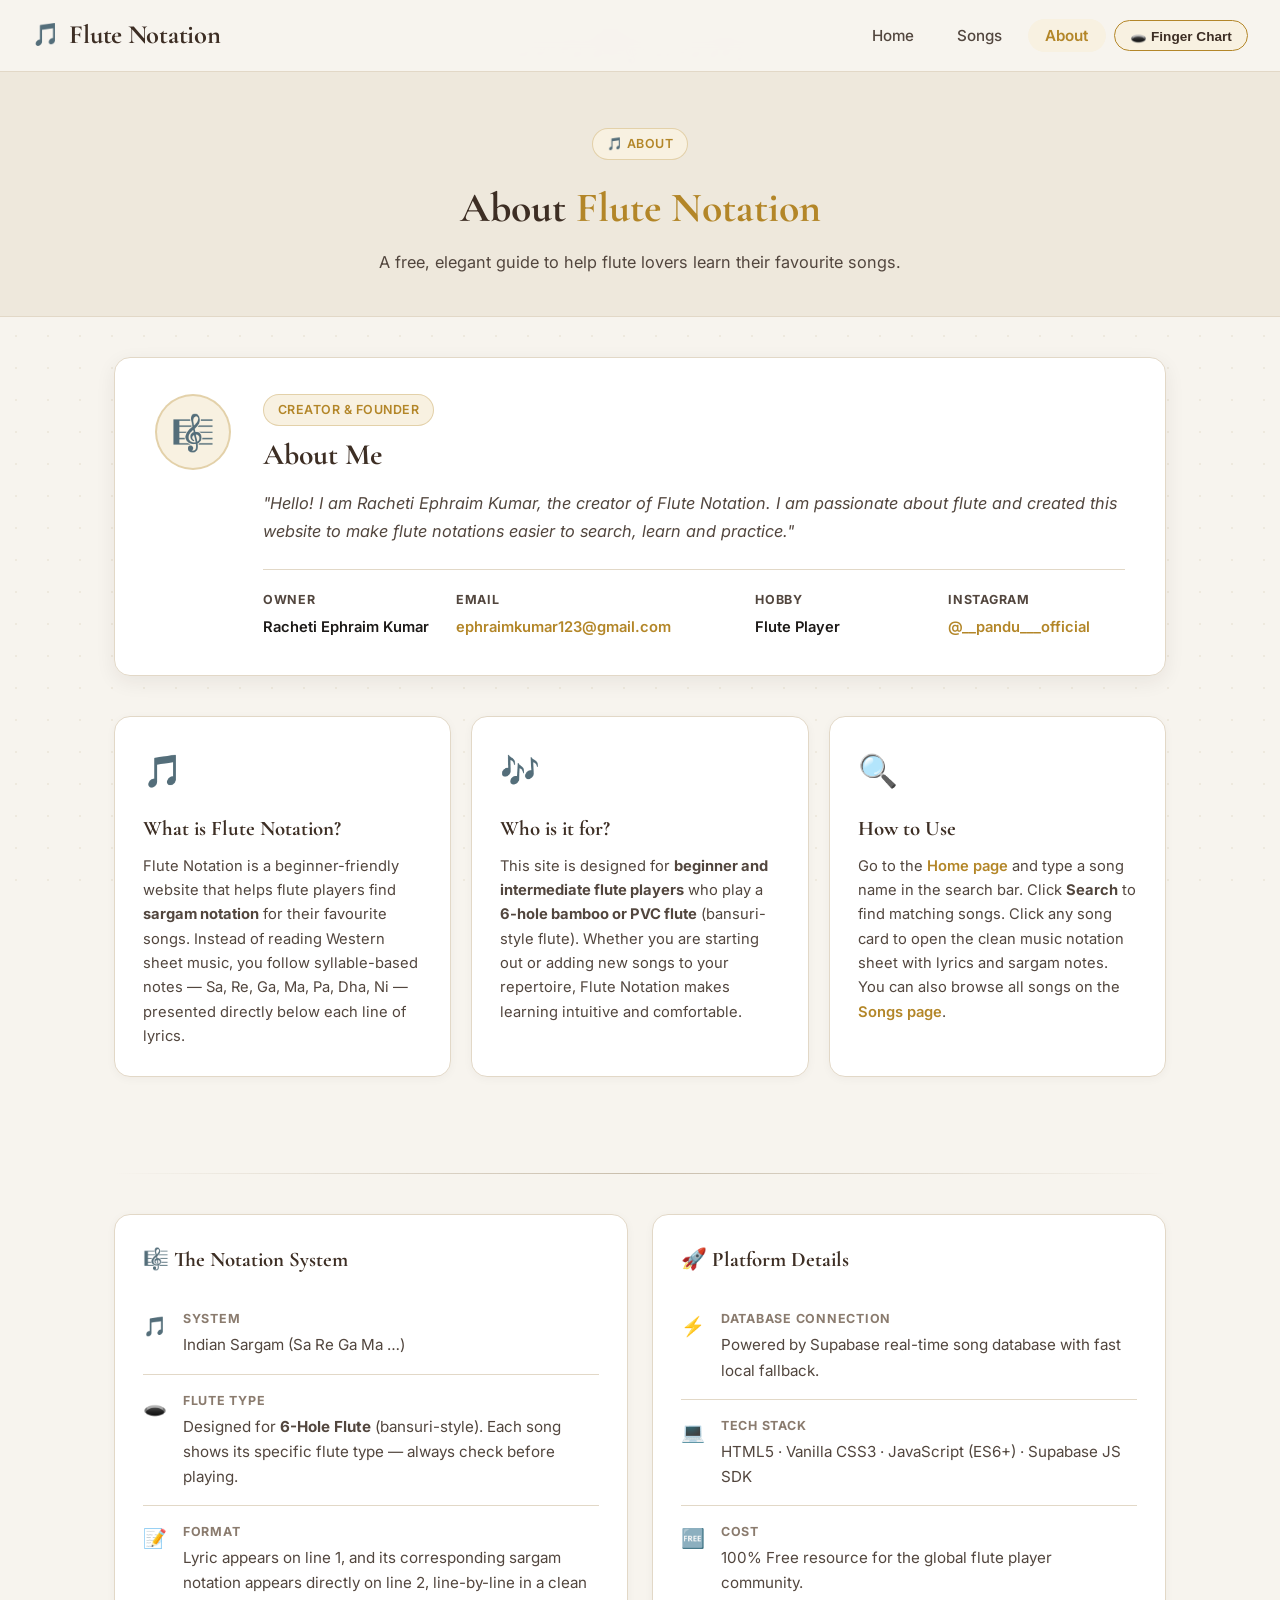
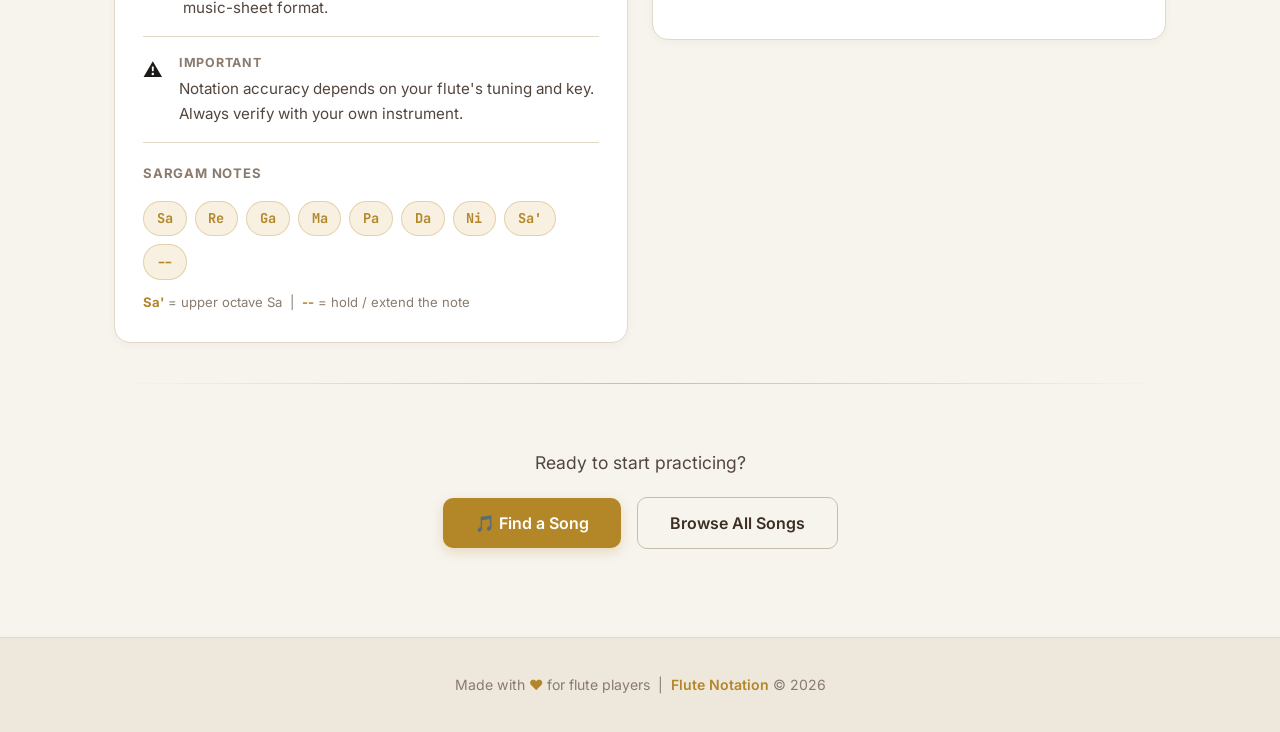
<file: about.html>
<!DOCTYPE html>
<html lang="en">
<head>
  <meta charset="UTF-8" />
  <meta name="viewport" content="width=device-width, initial-scale=1.0" />
  <title>About — Flute Notation</title>
  <meta name="description" content="Learn about Flute Notation — a free resource created by Racheti Ephraim Kumar to help flute players find sargam notation for their favourite songs." />

  <!-- Google Fonts -->
  <link rel="preconnect" href="https://fonts.googleapis.com" />
  <link rel="preconnect" href="https://fonts.gstatic.com" crossorigin />
  <link href="https://fonts.googleapis.com/css2?family=Cormorant+Garamond:ital,wght@0,500;0,600;0,700;1,600&family=Inter:wght@400;500;600;700&family=JetBrains+Mono:wght@500;600;700&display=swap" rel="stylesheet" />

  <link rel="icon" href="data:image/svg+xml,<svg xmlns='http://www.w3.org/2000/svg' viewBox='0 0 100 100'><text y='.9em' font-size='90'>🎵</text></svg>" />
  <link rel="stylesheet" href="style.css" />

  <style>
    .about-grid {
      display: grid;
      grid-template-columns: repeat(auto-fill, minmax(260px, 1fr));
      gap: 1.25rem;
    }
    .about-side {
      background: var(--clr-surface);
      border: 1px solid var(--clr-border);
      border-radius: var(--radius-lg);
      padding: 1.75rem;
      box-shadow: var(--shadow-subtle);
    }
    .about-side h3 {
      font-family: var(--font-heading);
      font-size: 1.3rem;
      font-weight: 700;
      color: var(--clr-primary);
      margin-bottom: 1rem;
    }
  </style>
</head>
<body>

  <!-- ===== NAVBAR ===== -->
  <nav class="navbar" role="navigation" aria-label="Main navigation">
    <a href="index.html" class="nav-brand">
      <span class="brand-icon">🎵</span>
      Flute Notation
    </a>

    <ul class="nav-links" role="list">
      <li><a href="index.html">Home</a></li>
      <li><a href="songs.html">Songs</a></li>
      <li><a href="about.html">About</a></li>
      <li><button id="nav-chart-btn" class="nav-chart-btn" aria-label="Open 6-Hole Flute Finger Chart">🕳️ Finger Chart</button></li>
    </ul>

    <button class="hamburger" id="hamburger-btn" aria-label="Toggle menu" aria-expanded="false" aria-controls="mobile-nav">
      <span></span><span></span><span></span>
    </button>
  </nav>

  <nav class="mobile-nav" id="mobile-nav" aria-label="Mobile navigation">
    <a href="index.html">Home</a>
    <a href="songs.html">Songs</a>
    <a href="about.html">About</a>
    <a href="#" id="mobile-chart-btn">🕳️ Finger Chart</a>
  </nav>

  <!-- ===== PAGE HERO ===== -->
  <header class="page-hero" role="banner">
    <div class="notes-deco" aria-hidden="true"></div>
    <p class="badge badge-bronze" style="display:inline-flex;margin-bottom:0.85rem;">🎵 About</p>
    <h1 class="page-hero-title">About <span>Flute Notation</span></h1>
    <p class="page-hero-sub">A free, elegant guide to help flute lovers learn their favourite songs.</p>
  </header>

  <!-- ===== MAIN ===== -->
  <main class="container" style="padding-top:2.5rem;padding-bottom:4rem;">

    <!-- ABOUT ME SECTION -->
    <section aria-label="About the Creator">
      <div class="about-me-card animate-fade-up">
        <div class="about-me-avatar">
          <span>🎼</span>
        </div>
        <div class="about-me-content">
          <span class="badge badge-bronze">Creator &amp; Founder</span>
          <h2 class="about-me-title">About Me</h2>
          <p class="about-me-intro">
            "Hello! I am Racheti Ephraim Kumar, the creator of Flute Notation. I am passionate about flute and created this website to make flute notations easier to search, learn and practice."
          </p>
          <div class="about-me-details">
            <div class="detail-item">
              <span class="detail-label">Owner</span>
              <span class="detail-value">Racheti Ephraim Kumar</span>
            </div>
            <div class="detail-item">
              <span class="detail-label">Email</span>
              <span class="detail-value">
                <a href="mailto:ephraimkumar123@gmail.com" class="email-link">ephraimkumar123@gmail.com</a>
              </span>
            </div>
            <div class="detail-item">
              <span class="detail-label">Hobby</span>
              <span class="detail-value">Flute Player</span>
            </div>
            <div class="detail-item">
              <span class="detail-label">Instagram</span>
              <span class="detail-value"><a href="https://www.instagram.com/__pandu___official?stkn=MWJqNjNsZms4dXU4dw==" target="_blank" rel="noopener noreferrer">@__pandu___official</a></span>
            </div>
          </div>
        </div>
      </div>
    </section>

    <!-- Feature cards -->
    <section class="section" style="padding-top:0;" aria-label="What we offer">
      <div class="about-grid">

        <article class="about-card animate-fade-up">
          <div class="about-card-icon">🎵</div>
          <h2 class="about-card-title">What is Flute Notation?</h2>
          <p class="about-card-text">
            Flute Notation is a beginner-friendly website that helps flute players
            find <strong>sargam notation</strong> for their favourite songs.
            Instead of reading Western sheet music, you follow
            syllable-based notes — Sa, Re, Ga, Ma, Pa, Dha, Ni — presented directly
            below each line of lyrics.
          </p>
        </article>

        <article class="about-card animate-fade-up-1">
          <div class="about-card-icon">🎶</div>
          <h2 class="about-card-title">Who is it for?</h2>
          <p class="about-card-text">
            This site is designed for <strong>beginner and intermediate flute players</strong>
            who play a <strong>6-hole bamboo or PVC flute</strong> (bansuri-style flute).
            Whether you are starting out or adding new songs to your repertoire,
            Flute Notation makes learning intuitive and comfortable.
          </p>
        </article>

        <article class="about-card animate-fade-up-2">
          <div class="about-card-icon">🔍</div>
          <h2 class="about-card-title">How to Use</h2>
          <p class="about-card-text">
            Go to the <a href="index.html" style="color:var(--clr-accent);font-weight:600;">Home page</a> and
            type a song name in the search bar. Click <strong>Search</strong> to find matching songs.
            Click any song card to open the clean music notation sheet with lyrics and sargam notes.
            You can also browse all songs on the
            <a href="songs.html" style="color:var(--clr-accent);font-weight:600;">Songs page</a>.
          </p>
        </article>

      </div>
    </section>

    <div class="divider"></div>

    <!-- Two-column info section -->
    <section style="display:grid;grid-template-columns:1fr 1fr;gap:1.5rem;align-items:start;" aria-label="Details">

      <!-- Notation system info -->
      <div class="about-side animate-fade-up">
        <h3>🎼 The Notation System</h3>

        <div class="info-row">
          <div class="info-row-icon">🎵</div>
          <div class="info-row-content">
            <div class="info-row-label">System</div>
            <div class="info-row-value">Indian Sargam (Sa Re Ga Ma …)</div>
          </div>
        </div>

        <div class="info-row">
          <div class="info-row-icon">🕳️</div>
          <div class="info-row-content">
            <div class="info-row-label">Flute Type</div>
            <div class="info-row-value">Designed for <strong>6-Hole Flute</strong> (bansuri-style).
            Each song shows its specific flute type — always check before playing.</div>
          </div>
        </div>

        <div class="info-row">
          <div class="info-row-icon">📝</div>
          <div class="info-row-content">
            <div class="info-row-label">Format</div>
            <div class="info-row-value">Lyric appears on line 1, and its corresponding sargam notation appears directly on line 2, line-by-line in a clean music-sheet format.</div>
          </div>
        </div>

        <div class="info-row">
          <div class="info-row-icon">⚠️</div>
          <div class="info-row-content">
            <div class="info-row-label">Important</div>
            <div class="info-row-value">Notation accuracy depends on your flute's tuning and key.
            Always verify with your own instrument.</div>
          </div>
        </div>

        <!-- Note legend -->
        <p style="font-size:0.82rem;color:var(--clr-text-dim);margin-top:1.25rem;margin-bottom:0.6rem;font-weight:700;text-transform:uppercase;letter-spacing:0.06em;">Sargam Notes</p>
        <div class="scale-legend">
          <span class="scale-note">Sa</span>
          <span class="scale-note">Re</span>
          <span class="scale-note">Ga</span>
          <span class="scale-note">Ma</span>
          <span class="scale-note">Pa</span>
          <span class="scale-note">Da</span>
          <span class="scale-note">Ni</span>
          <span class="scale-note">Sa'</span>
          <span class="scale-note">--</span>
        </div>
        <p style="font-size:0.82rem;color:var(--clr-text-dim);margin-top:0.75rem;">
          <strong style="color:var(--clr-accent)">Sa'</strong> = upper octave Sa &nbsp;|&nbsp;
          <strong style="color:var(--clr-accent)">--</strong> = hold / extend the note
        </p>
      </div>

      <!-- About / Tech stack info -->
      <div class="about-side animate-fade-up-1">
        <h3>🚀 Platform Details</h3>

        <div class="info-row">
          <div class="info-row-icon">⚡</div>
          <div class="info-row-content">
            <div class="info-row-label">Database Connection</div>
            <div class="info-row-value">Powered by Supabase real-time song database with fast local fallback.</div>
          </div>
        </div>

        <div class="info-row">
          <div class="info-row-icon">💻</div>
          <div class="info-row-content">
            <div class="info-row-label">Tech Stack</div>
            <div class="info-row-value">HTML5 · Vanilla CSS3 · JavaScript (ES6+) · Supabase JS SDK</div>
          </div>
        </div>

        <div class="info-row">
          <div class="info-row-icon">🆓</div>
          <div class="info-row-content">
            <div class="info-row-label">Cost</div>
            <div class="info-row-value">100% Free resource for the global flute player community.</div>
          </div>
        </div>
      </div>

    </section>

    <div class="divider"></div>

    <!-- CTA -->
    <div style="text-align:center;padding:1.5rem 0;" class="animate-fade-up">
      <p style="font-size:1.1rem;color:var(--clr-text-muted);margin-bottom:1.25rem;">
        Ready to start practicing?
      </p>
      <a href="index.html" class="btn btn-primary" style="font-size:1rem;padding:0.75rem 2rem;">
        🎵 Find a Song
      </a>
      &nbsp;&nbsp;
      <a href="songs.html" class="btn btn-outline" style="font-size:1rem;padding:0.75rem 2rem;">
        Browse All Songs
      </a>
    </div>

  </main>

  <!-- ===== QUICK FINGER CHART MODAL ===== -->
  <div id="chart-modal" class="modal-overlay" style="display:none;" aria-hidden="true">
    <div class="modal-card">
      <button id="chart-modal-close-btn" class="modal-close" aria-label="Close finger chart modal">&times;</button>
      <div id="modal-finger-chart-container">
        <!-- Populated dynamically by script.js -->
      </div>
    </div>
  </div>

  <!-- ===== FOOTER ===== -->
  <footer class="footer">
    <div class="container">
      <p>Made with <span>♥</span> for flute players &nbsp;|&nbsp; <span>Flute Notation</span> &copy; 2026</p>
    </div>
  </footer>

  <script src="script.js"></script>
</body>
</html>
</file>
<file: style.css>
/* ============================================================
   FLUTE NOTATION — style.css
   Classic, Clean, Elegant & Professional Musical Style
   ============================================================ */

/* ---------- Design Tokens (Classic Warm Palette) ---------- */
:root {
  /* Classic warm ivory, deep charcoal, dark brown, muted bronze/gold & soft beige */
  --clr-bg:             #f7f4ee;   /* Warm Ivory / Paper background */
  --clr-bg-alt:         #eee8dc;   /* Soft beige background for contrast */
  --clr-surface:        #ffffff;   /* Clean paper surface for cards/panels */
  --clr-surface-muted:  #f4efe4;   /* Soft cream surface */
  --clr-border:         #e2d8c7;   /* Subtle warm border */
  --clr-border-strong:  #c8bdab;   /* Defined border */

  --clr-text:           #1c1917;   /* Deep Charcoal for main text */
  --clr-text-muted:     #52463e;   /* Dark Brown Muted text */
  --clr-text-dim:       #8a7b6e;   /* Soft warm brown caption text */

  --clr-primary:        #3d2e24;   /* Dark Espresso Brown for titles */
  --clr-primary-hover:  #291e17;
  --clr-accent:         #b38628;   /* Muted Gold / Bronze accent */
  --clr-accent-hover:   #946c1e;   /* Darker Bronze hover state */
  --clr-accent-light:   #f8f1e1;   /* Very soft gold tint */

  --clr-teal:           #2b7a78;   /* Muted Classic Teal */
  --clr-purple:         #6b4c7d;   /* Muted Classic Plum */

  /* Typography */
  --font-main:          'Inter', -apple-system, BlinkMacSystemFont, "Segoe UI", Roboto, sans-serif;
  --font-heading:       'Cormorant Garamond', 'Georgia', serif;
  --font-mono:          'JetBrains Mono', 'IBM Plex Mono', 'Roboto Mono', 'Fira Code', 'Courier New', monospace;

  /* Spacing & Borders */
  --radius-sm:          6px;
  --radius:             10px;
  --radius-lg:          16px;
  --radius-pill:        999px;

  /* Shadows */
  --shadow-subtle:      0 2px 10px rgba(45, 35, 25, 0.04);
  --shadow-card:        0 6px 20px rgba(45, 35, 25, 0.07);
  --shadow-hover:       0 12px 28px rgba(45, 35, 25, 0.12);
}

/* ---------- Reset & Base ---------- */
*, *::before, *::after { box-sizing: border-box; margin: 0; padding: 0; }
html { scroll-behavior: smooth; }
body {
  font-family: var(--font-main);
  background-color: var(--clr-bg);
  color: var(--clr-text);
  line-height: 1.65;
  min-height: 100vh;
  overflow-x: hidden;
}

/* Subtle Music Sheet Watermark Pattern */
body::before {
  content: '';
  position: fixed;
  inset: 0;
  background-image: radial-gradient(#dcd2c0 1px, transparent 1px);
  background-size: 32px 32px;
  opacity: 0.35;
  pointer-events: none;
  z-index: -1;
}

a { text-decoration: none; color: inherit; }
img { display: block; max-width: 100%; }
ul { list-style: none; }

/* Scrollbar */
::-webkit-scrollbar { width: 8px; }
::-webkit-scrollbar-track { background: var(--clr-bg-alt); }
::-webkit-scrollbar-thumb { background: var(--clr-border-strong); border-radius: 4px; }
::-webkit-scrollbar-thumb:hover { background: var(--clr-accent); }

/* ============================================================
   NAVIGATION
   ============================================================ */
.navbar {
  position: sticky;
  top: 0;
  z-index: 100;
  display: flex;
  align-items: center;
  justify-content: space-between;
  padding: 0 2rem;
  height: 72px;
  background: rgba(247, 244, 238, 0.94);
  backdrop-filter: blur(12px);
  -webkit-backdrop-filter: blur(12px);
  border-bottom: 1px solid var(--clr-border);
  transition: box-shadow 0.3s ease;
}
.navbar.scrolled {
  box-shadow: var(--shadow-card);
}

.nav-brand {
  display: flex;
  align-items: center;
  gap: 0.6rem;
  font-family: var(--font-heading);
  font-size: 1.65rem;
  font-weight: 700;
  color: var(--clr-primary);
  letter-spacing: -0.01em;
}
.nav-brand .brand-icon {
  font-size: 1.4rem;
  color: var(--clr-accent);
}

.nav-links {
  display: flex;
  align-items: center;
  gap: 0.5rem;
}
.nav-links a {
  padding: 0.45rem 1.1rem;
  border-radius: var(--radius-pill);
  font-size: 0.95rem;
  font-weight: 500;
  color: var(--clr-text-muted);
  transition: color 0.2s, background 0.2s;
}
.nav-links a:hover {
  color: var(--clr-primary);
  background: var(--clr-surface-muted);
}
.nav-links a.active {
  color: var(--clr-accent);
  background: var(--clr-accent-light);
  font-weight: 600;
}

/* Hamburger (mobile) */
.hamburger {
  display: none;
  flex-direction: column;
  gap: 5px;
  cursor: pointer;
  padding: 6px;
  background: none;
  border: none;
}
.hamburger span {
  display: block;
  width: 24px; height: 2px;
  background: var(--clr-primary);
  border-radius: 2px;
  transition: transform 0.3s, opacity 0.3s;
}
.hamburger.open span:nth-child(1) { transform: translateY(7px) rotate(45deg); }
.hamburger.open span:nth-child(2) { opacity: 0; }
.hamburger.open span:nth-child(3) { transform: translateY(-7px) rotate(-45deg); }

/* Mobile nav drawer */
.mobile-nav {
  display: none;
  flex-direction: column;
  gap: 0.35rem;
  padding: 1rem 1.5rem 1.5rem;
  background: rgba(247, 244, 238, 0.98);
  border-bottom: 1px solid var(--clr-border);
  position: fixed;
  top: 72px; left: 0; right: 0;
  z-index: 99;
  box-shadow: var(--shadow-card);
}
.mobile-nav.open { display: flex; }
.mobile-nav a {
  padding: 0.75rem 1rem;
  border-radius: var(--radius);
  color: var(--clr-text-muted);
  font-size: 1rem;
  font-weight: 500;
  transition: color 0.2s, background 0.2s;
}
.mobile-nav a:hover, .mobile-nav a.active {
  color: var(--clr-accent);
  background: var(--clr-accent-light);
}

/* ============================================================
   UTILITY CLASSES & BADGES
   ============================================================ */
.container { max-width: 1100px; margin: 0 auto; padding: 0 1.5rem; }
.section   { padding: 3.5rem 0; }

.badge {
  display: inline-flex;
  align-items: center;
  gap: 0.35rem;
  padding: 0.3rem 0.85rem;
  border-radius: var(--radius-pill);
  font-size: 0.78rem;
  font-weight: 600;
  letter-spacing: 0.04em;
  text-transform: uppercase;
}
.badge-bronze { background: var(--clr-accent-light); color: var(--clr-accent); border: 1px solid rgba(179,134,40,0.3); }
.badge-purple { background: rgba(107,76,125,0.08); color: var(--clr-purple); border: 1px solid rgba(107,76,125,0.25); }
.badge-teal   { background: rgba(43,122,120,0.08);  color: var(--clr-teal);   border: 1px solid rgba(43,122,120,0.25); }
.badge-gold   { background: var(--clr-accent-light); color: var(--clr-accent); border: 1px solid rgba(179,134,40,0.3); }

.btn {
  display: inline-flex;
  align-items: center;
  justify-content: center;
  gap: 0.5rem;
  padding: 0.65rem 1.5rem;
  border-radius: var(--radius);
  font-family: var(--font-main);
  font-size: 0.92rem;
  font-weight: 600;
  cursor: pointer;
  border: none;
  transition: all 0.2s ease;
}

.btn-primary {
  background: var(--clr-accent);
  color: #ffffff;
  box-shadow: 0 4px 12px rgba(179,134,40,0.25);
}
.btn-primary:hover {
  background: var(--clr-accent-hover);
  transform: translateY(-1px);
  box-shadow: 0 6px 16px rgba(179,134,40,0.35);
}
.btn-primary:active {
  transform: translateY(0);
}

.btn-outline {
  background: transparent;
  color: var(--clr-primary);
  border: 1.5px solid var(--clr-border-strong);
}
.btn-outline:hover {
  border-color: var(--clr-accent);
  color: var(--clr-accent);
  background: var(--clr-accent-light);
}

.btn-ghost {
  background: var(--clr-surface-muted);
  color: var(--clr-text-muted);
  border: 1px solid var(--clr-border);
}
.btn-ghost:hover {
  color: var(--clr-text);
  border-color: var(--clr-border-strong);
}

/* Section Headings */
.section-title {
  font-family: var(--font-heading);
  font-size: 2.1rem;
  font-weight: 700;
  color: var(--clr-primary);
  margin-bottom: 0.35rem;
}
.section-title span { color: var(--clr-accent); }
.section-subtitle { color: var(--clr-text-muted); font-size: 1rem; margin-bottom: 2.2rem; }

/* Divider */
.divider {
  height: 1px;
  background: linear-gradient(90deg, transparent, var(--clr-border-strong), transparent);
  margin: 2.5rem 0;
}

/* ============================================================
   SONG CARDS
   ============================================================ */
.cards-grid {
  display: grid;
  grid-template-columns: repeat(auto-fill, minmax(290px, 1fr));
  gap: 1.25rem;
}

.song-card {
  background: var(--clr-surface);
  border: 1px solid var(--clr-border);
  border-radius: var(--radius-lg);
  padding: 1.5rem;
  cursor: pointer;
  transition: transform 0.25s ease, box-shadow 0.25s ease, border-color 0.25s ease;
  position: relative;
  overflow: hidden;
  box-shadow: var(--shadow-subtle);
  display: flex;
  flex-direction: column;
  justify-content: space-between;
}
.song-card:hover {
  transform: translateY(-3px);
  box-shadow: var(--shadow-hover);
  border-color: var(--clr-accent);
}

.song-card-header {
  display: flex;
  justify-content: space-between;
  align-items: flex-start;
  margin-bottom: 0.75rem;
}
.song-card-icon {
  font-size: 1.4rem;
  color: var(--clr-accent);
  background: var(--clr-accent-light);
  width: 42px;
  height: 42px;
  border-radius: 50%;
  display: flex;
  align-items: center;
  justify-content: center;
  flex-shrink: 0;
  border: 1px solid rgba(179,134,40,0.2);
}
.song-card-title {
  font-family: var(--font-heading);
  font-size: 1.35rem;
  font-weight: 700;
  color: var(--clr-primary);
  margin-bottom: 0.15rem;
}
.song-card-artist {
  font-size: 0.88rem;
  color: var(--clr-text-muted);
}
.song-card-meta {
  display: flex;
  gap: 0.5rem;
  flex-wrap: wrap;
  margin: 0.85rem 0 1.1rem;
}
.song-card-footer {
  display: flex;
  justify-content: flex-end;
}

/* ============================================================
   SEARCH BAR
   ============================================================ */
.search-wrapper {
  display: flex;
  align-items: center;
  gap: 0;
  background: var(--clr-surface);
  border: 1.5px solid var(--clr-border-strong);
  border-radius: var(--radius-pill);
  padding: 0.4rem 0.4rem 0.4rem 1.25rem;
  transition: border-color 0.25s, box-shadow 0.25s;
  max-width: 560px;
  width: 100%;
  box-shadow: var(--shadow-subtle);
}
.search-wrapper:focus-within {
  border-color: var(--clr-accent);
  box-shadow: 0 0 0 3px rgba(179,134,40,0.15);
}
.search-wrapper .search-icon { color: var(--clr-text-dim); font-size: 1rem; margin-right: 0.5rem; flex-shrink: 0; }
.search-input {
  flex: 1;
  background: transparent;
  border: none;
  outline: none;
  color: var(--clr-text);
  font-family: var(--font-main);
  font-size: 0.98rem;
}
.search-input::placeholder { color: var(--clr-text-dim); }
.search-btn {
  padding: 0.6rem 1.4rem;
  border-radius: var(--radius-pill);
  background: var(--clr-accent);
  color: #ffffff;
  border: none;
  font-family: var(--font-main);
  font-size: 0.9rem;
  font-weight: 600;
  cursor: pointer;
  transition: background 0.2s, transform 0.2s;
  white-space: nowrap;
}
.search-btn:hover { background: var(--clr-accent-hover); transform: scale(1.02); }

/* ============================================================
   SONG DETAIL PANEL & MUSIC NOTATION SHEET
   ============================================================ */
.detail-panel {
  background: var(--clr-surface);
  border: 1px solid var(--clr-border);
  border-radius: var(--radius-lg);
  overflow: hidden;
  box-shadow: var(--shadow-card);
  animation: fadeUp 0.35s ease both;
}

.detail-header {
  padding: 2rem 2.5rem;
  background: var(--clr-surface-muted);
  border-bottom: 1px solid var(--clr-border);
}
.detail-eyebrow {
  font-size: 0.78rem;
  font-weight: 700;
  color: var(--clr-accent);
  text-transform: uppercase;
  letter-spacing: 0.08em;
  margin-bottom: 0.35rem;
}
.detail-title {
  font-family: var(--font-heading);
  font-size: 2.2rem;
  font-weight: 700;
  color: var(--clr-primary);
  margin-bottom: 0.2rem;
}
.detail-subtitle {
  color: var(--clr-text-muted);
  font-size: 1.05rem;
  margin-bottom: 1rem;
}
.detail-meta-tags {
  display: flex;
  gap: 0.5rem;
  flex-wrap: wrap;
}

.detail-body {
  padding: 2.5rem;
}

/* 6-hole flute indicator banner */
.flute-indicator {
  display: flex;
  align-items: center;
  gap: 0.85rem;
  padding: 0.9rem 1.25rem;
  background: var(--clr-accent-light);
  border: 1px solid rgba(179,134,40,0.25);
  border-radius: var(--radius);
  margin-bottom: 1.75rem;
  font-size: 0.9rem;
  color: var(--clr-text-muted);
}
.flute-holes-icon {
  font-size: 1.1rem;
  color: var(--clr-accent);
  letter-spacing: 0.1em;
}
.flute-indicator strong {
  color: var(--clr-primary);
}

/* Music-Book / Notation Sheet Display */
.notation-sheet {
  background: #fffcf7;
  border: 1px solid var(--clr-border);
  border-radius: var(--radius-lg);
  padding: 2.25rem 2.5rem;
  box-shadow: var(--shadow-subtle);
  position: relative;
}

.notation-sheet-header {
  margin-bottom: 1.75rem;
  padding-bottom: 0.85rem;
  border-bottom: 1px solid var(--clr-border);
}
.notation-sheet-header h3 {
  font-family: var(--font-heading);
  font-size: 1.2rem;
  font-weight: 600;
  color: var(--clr-text-muted);
  text-transform: uppercase;
  letter-spacing: 0.05em;
}

/* Pure Vertical Presentation for Lyric + Notation Pairs */
.notation-pair-list {
  display: flex;
  flex-direction: column;
  gap: 1.6rem; /* Comfortable spacing between pairs */
}

.notation-pair {
  display: flex;
  flex-direction: column;
  align-items: flex-start;
}

/* Lyric Line: first line, elegant serif typography */
.notation-lyric {
  font-family: var(--font-heading);
  font-size: 1.18rem;
  font-weight: 600;
  color: var(--clr-text-muted);
  line-height: 1.35;
  margin-bottom: 0.2rem;
}

/* Notation Line: second line, monospaced, prominent notes */
.notation-notes {
  font-family: var(--font-mono);
  font-size: 1.2rem;
  font-weight: 500;
  color: var(--clr-primary);
  line-height: 1.9;
  letter-spacing: 0.04em;
  word-spacing: 0.25rem;
  overflow-wrap: anywhere;
  word-break: break-word;
}
  font-family: var(--font-mono);
  font-size: 1.2rem;
  font-weight: 700;
  color: var(--clr-accent);
  line-height: 1.45;
  letter-spacing: 0.05em;
  word-break: break-word;
}

/* Sargam Key Legend below sheet */
.notation-key-legend {
  margin-top: 1.75rem;
  padding: 1rem 1.25rem;
  background: var(--clr-surface-muted);
  border: 1px solid var(--clr-border);
  border-radius: var(--radius);
  font-size: 0.85rem;
  color: var(--clr-text-muted);
  line-height: 1.8;
}
.notation-key-legend strong {
  color: var(--clr-primary);
  margin-right: 0.5rem;
}

/* Interactive Finger Guide Chart & Flute Visualizer */
.nav-chart-btn {
  background: var(--clr-accent-light);
  border: 1px solid var(--clr-accent);
  color: var(--clr-primary);
  padding: 0.4rem 0.95rem;
  border-radius: var(--radius-pill);
  font-size: 0.85rem;
  font-weight: 600;
  cursor: pointer;
  display: inline-flex;
  align-items: center;
  gap: 0.35rem;
  transition: all 0.2s ease;
}
.nav-chart-btn:hover {
  background: var(--clr-accent);
  color: #fff;
  transform: translateY(-1px);
}

.finger-guide-box {
  background: var(--clr-surface);
  border: 1px solid var(--clr-border);
  border-radius: var(--radius-lg);
  padding: 1.5rem;
  margin-bottom: 2rem;
  box-shadow: var(--shadow-card);
  animation: fadeUp 0.3s ease;
}
.finger-guide-header {
  display: flex;
  align-items: center;
  justify-content: space-between;
  flex-wrap: wrap;
  gap: 1rem;
  margin-bottom: 1.25rem;
  padding-bottom: 0.85rem;
  border-bottom: 1px solid var(--clr-border);
}
.finger-guide-title {
  font-family: var(--font-heading);
  font-size: 1.35rem;
  font-weight: 700;
  color: var(--clr-primary);
  display: flex;
  align-items: center;
  gap: 0.5rem;
}
.finger-mode-toggle {
  display: inline-flex;
  background: var(--clr-surface-muted);
  border: 1px solid var(--clr-border);
  border-radius: var(--radius-pill);
  padding: 3px;
  gap: 3px;
}
.mode-btn {
  border: none;
  background: transparent;
  color: var(--clr-text-muted);
  font-family: var(--font-main);
  font-size: 0.78rem;
  font-weight: 600;
  padding: 0.35rem 0.85rem;
  border-radius: var(--radius-pill);
  cursor: pointer;
  transition: all 0.2s ease;
}
.mode-btn.active {
  background: var(--clr-primary);
  color: #ffffff;
  box-shadow: 0 2px 6px rgba(0,0,0,0.12);
}
.mode-btn:hover:not(.active) {
  color: var(--clr-primary);
  background: rgba(0,0,0,0.04);
}

/* Bamboo Flute Graphic Visualizer */
.flute-stage {
  background: radial-gradient(ellipse at center, #fbf8f2 0%, #eee6d8 100%);
  border: 1px solid var(--clr-border-strong);
  border-radius: var(--radius);
  padding: 1.5rem 1rem;
  margin-bottom: 1.5rem;
  display: flex;
  flex-direction: column;
  align-items: center;
  gap: 1rem;
  overflow-x: auto;
}
.flute-note-display {
  display: flex;
  align-items: center;
  gap: 1rem;
  flex-wrap: wrap;
  justify-content: center;
}
.active-note-badge {
  background: var(--clr-primary);
  color: #fff;
  font-family: var(--font-heading);
  font-size: 1.4rem;
  font-weight: 700;
  padding: 0.25rem 1rem;
  border-radius: var(--radius-pill);
  box-shadow: 0 3px 8px rgba(61,46,36,0.25);
  display: inline-flex;
  align-items: center;
  gap: 0.4rem;
}
.active-note-desc {
  font-size: 0.92rem;
  color: var(--clr-primary);
  font-weight: 600;
  background: var(--clr-surface);
  padding: 0.4rem 0.9rem;
  border-radius: var(--radius-pill);
  border: 1px solid var(--clr-border);
}
.flute-play-tone-btn {
  background: var(--clr-accent-light);
  border: 1px solid var(--clr-accent);
  color: var(--clr-accent-hover);
  padding: 0.35rem 0.85rem;
  border-radius: var(--radius-pill);
  font-size: 0.82rem;
  font-weight: 600;
  cursor: pointer;
  display: inline-flex;
  align-items: center;
  gap: 0.35rem;
  transition: all 0.2s ease;
}
.flute-play-tone-btn:hover {
  background: var(--clr-accent);
  color: #fff;
}

/* Horizontal Bamboo Flute Body */
.flute-body-wrap {
  position: relative;
  width: 100%;
  max-width: 680px;
  min-width: 520px;
  padding: 0.5rem 0;
}
.flute-body {
  position: relative;
  height: 52px;
  background: linear-gradient(180deg, #d8a860 0%, #c49247 28%, #b07d32 70%, #8b5a19 100%);
  border-radius: 26px;
  box-shadow: inset 0 3px 5px rgba(255,255,255,0.4), inset 0 -4px 6px rgba(0,0,0,0.35), 0 8px 18px rgba(45,35,25,0.18);
  display: flex;
  align-items: center;
  padding: 0 1.5rem;
}
/* Flute end cork and threads */
.flute-body::before {
  content: '';
  position: absolute;
  left: 0;
  top: 0;
  bottom: 0;
  width: 24px;
  background: repeating-linear-gradient(90deg, #b91c1c, #b91c1c 3px, #eab308 3px, #eab308 5px);
  border-radius: 26px 0 0 26px;
  box-shadow: inset -2px 0 3px rgba(0,0,0,0.3);
}
.flute-body::after {
  content: '';
  position: absolute;
  right: 0;
  top: 0;
  bottom: 0;
  width: 16px;
  background: repeating-linear-gradient(90deg, #b91c1c, #b91c1c 3px, #eab308 3px, #eab308 5px);
  border-radius: 0 26px 26px 0;
}
/* Blow hole (Embouchure) */
.flute-embouchure {
  position: absolute;
  left: 48px;
  width: 26px;
  height: 22px;
  background: radial-gradient(circle at 40% 40%, #15100d 0%, #2b1f18 70%, #000 100%);
  border-radius: 50%;
  border: 2px solid #5a3d1e;
  box-shadow: inset 0 2px 5px rgba(0,0,0,0.9), 0 1px 1px rgba(255,255,255,0.3);
}
.flute-embouchure-label {
  position: absolute;
  left: 36px;
  top: -24px;
  font-size: 0.68rem;
  font-weight: 700;
  color: var(--clr-text-dim);
  text-transform: uppercase;
  letter-spacing: 0.05em;
}
/* Thread divider between blowhole and hand */
.flute-thread-mid {
  position: absolute;
  left: 110px;
  top: 0;
  bottom: 0;
  width: 8px;
  background: repeating-linear-gradient(90deg, #b91c1c, #b91c1c 2px, #eab308 2px, #eab308 4px);
}
/* Hand groups container */
.flute-holes-cluster {
  position: absolute;
  left: 135px;
  right: 35px;
  display: flex;
  justify-content: space-between;
  align-items: center;
}
.flute-hand-group {
  display: flex;
  gap: 1.6rem;
  position: relative;
}
.flute-hand-divider {
  width: 6px;
  height: 52px;
  background: repeating-linear-gradient(90deg, #b91c1c, #b91c1c 2px, #eab308 2px, #eab308 3px);
  margin: 0 0.5rem;
  border-radius: 2px;
}
.flute-hole-unit {
  display: flex;
  flex-direction: column;
  align-items: center;
  position: relative;
}
.flute-hole-circle {
  width: 28px;
  height: 28px;
  border-radius: 50%;
  transition: all 0.25s cubic-bezier(0.34, 1.56, 0.64, 1);
  position: relative;
  cursor: pointer;
}
/* Closed hole: Dark filled finger cover */
.flute-hole-circle.closed {
  background: radial-gradient(circle at 35% 35%, #2c1b12 0%, #150d09 75%, #080403 100%);
  border: 3px solid #f6cf8a;
  box-shadow: 0 0 10px rgba(246, 207, 138, 0.6), inset 0 2px 4px rgba(0,0,0,0.8);
  transform: scale(1.08);
}
.flute-hole-circle.closed::after {
  content: '●';
  position: absolute;
  inset: 0;
  display: flex;
  align-items: center;
  justify-content: center;
  color: #f3a838;
  font-size: 14px;
}
/* Open hole: Hollow pipe cavity showing through */
.flute-hole-circle.open {
  background: radial-gradient(circle at 45% 45%, #664115 0%, #452b0c 80%, #2b1a06 100%);
  border: 2px dashed rgba(255,255,255,0.6);
  box-shadow: inset 0 3px 6px rgba(0,0,0,0.7);
  transform: scale(0.92);
}
.flute-hole-circle.open::after {
  content: '○';
  position: absolute;
  inset: 0;
  display: flex;
  align-items: center;
  justify-content: center;
  color: rgba(255,255,255,0.8);
  font-size: 14px;
}

/* Hole numbering & finger name below flute */
.flute-labels-row {
  display: flex;
  width: 100%;
  max-width: 680px;
  min-width: 520px;
  position: relative;
  margin-top: 0.35rem;
}
.flute-labels-cluster {
  position: absolute;
  left: 135px;
  right: 35px;
  display: flex;
  justify-content: space-between;
}
.flute-hand-label-group {
  display: flex;
  gap: 1.6rem;
}
.flute-hole-meta {
  width: 28px;
  text-align: center;
  font-size: 0.68rem;
  color: var(--clr-text-muted);
  font-weight: 700;
}
.flute-hole-num {
  color: var(--clr-primary);
  font-weight: 800;
  font-size: 0.78rem;
}

/* Hand brackets indication */
.hand-bracket-row {
  display: flex;
  width: 100%;
  max-width: 680px;
  min-width: 520px;
  position: relative;
  margin-top: 0.25rem;
  height: 22px;
}
.hand-bracket-cluster {
  position: absolute;
  left: 135px;
  right: 35px;
  display: flex;
  justify-content: space-between;
}
.hand-bracket {
  font-size: 0.72rem;
  font-weight: 700;
  color: var(--clr-accent-hover);
  text-align: center;
  border-bottom: 2px solid var(--clr-accent);
  padding-bottom: 2px;
}
.hand-bracket-lh { width: 140px; }
.hand-bracket-rh { width: 140px; }

/* Interactive Note Cards Grid */
.finger-grid {
  display: grid;
  grid-template-columns: repeat(auto-fill, minmax(140px, 1fr));
  gap: 0.85rem;
}
.finger-item {
  background: var(--clr-surface);
  border: 1.5px solid var(--clr-border);
  border-radius: var(--radius);
  padding: 0.85rem 0.75rem;
  display: flex;
  flex-direction: column;
  align-items: center;
  text-align: center;
  cursor: pointer;
  transition: all 0.2s cubic-bezier(0.16, 1, 0.3, 1);
  user-select: none;
  position: relative;
}
.finger-item:hover {
  border-color: var(--clr-accent);
  transform: translateY(-2px);
  box-shadow: 0 4px 12px rgba(179, 134, 40, 0.15);
}
.finger-item.active {
  border-color: var(--clr-accent);
  background: var(--clr-accent-light);
  box-shadow: 0 0 0 3px rgba(179, 134, 40, 0.2), 0 6px 14px rgba(45,35,25,0.08);
  transform: translateY(-2px);
}
.finger-item-head {
  display: flex;
  align-items: center;
  gap: 0.4rem;
  margin-bottom: 0.25rem;
}
.finger-item strong {
  color: var(--clr-primary);
  font-size: 1.15rem;
  font-family: var(--font-heading);
  font-weight: 700;
}
.finger-item .play-icon {
  font-size: 0.78rem;
  opacity: 0.6;
  transition: opacity 0.2s;
}
.finger-item:hover .play-icon {
  opacity: 1;
}
.finger-item span.holes-dots {
  font-family: var(--font-mono);
  font-size: 0.95rem;
  color: var(--clr-primary);
  letter-spacing: 0.15em;
  margin: 0.25rem 0;
  display: block;
}
.finger-item small.desc-main {
  font-size: 0.78rem;
  font-weight: 600;
  color: var(--clr-accent-hover);
  margin-bottom: 0.15rem;
}
.finger-item small.desc-sub {
  font-size: 0.7rem;
  color: var(--clr-text-dim);
}

/* Finger Chart Section for Home Page */
.finger-chart-section {
  background: var(--clr-surface);
  border: 1px solid var(--clr-border);
  border-radius: var(--radius-lg);
  padding: 2.25rem 2rem;
  margin-top: 3rem;
  box-shadow: var(--shadow-card);
}
.section-badge-wrap {
  display: flex;
  justify-content: center;
  margin-bottom: 0.5rem;
}

/* Quick Finger Chart Modal */
#chart-modal .modal-card {
  max-width: 780px;
  width: 95%;
  max-height: 90vh;
  overflow-y: auto;
}


/* Back button */
.back-row { display: flex; align-items: center; gap: 0.75rem; margin-bottom: 1.5rem; }
.back-btn {
  display: inline-flex;
  align-items: center;
  gap: 0.4rem;
  padding: 0.5rem 1.2rem;
  border-radius: var(--radius-pill);
  font-family: var(--font-main);
  font-size: 0.88rem;
  font-weight: 600;
  background: var(--clr-surface);
  border: 1px solid var(--clr-border-strong);
  color: var(--clr-text-muted);
  cursor: pointer;
  transition: all 0.2s ease;
}
.back-btn:hover { color: var(--clr-primary); border-color: var(--clr-accent); background: var(--clr-accent-light); }

/* ============================================================
   EMPTY / NOT FOUND STATE
   ============================================================ */
.empty-state {
  text-align: center;
  padding: 4rem 2rem;
  color: var(--clr-text-muted);
  animation: fadeUp 0.3s ease;
}
.empty-state .empty-icon { font-size: 3.2rem; margin-bottom: 1rem; color: var(--clr-accent); }
.empty-state h3 { font-family: var(--font-heading); font-size: 1.4rem; font-weight: 700; color: var(--clr-primary); margin-bottom: 0.5rem; }
.empty-state p  { font-size: 0.95rem; max-width: 400px; margin: 0 auto; }

/* ============================================================
   FOOTER
   ============================================================ */
.footer {
  border-top: 1px solid var(--clr-border);
  padding: 2.2rem 0;
  text-align: center;
  color: var(--clr-text-dim);
  font-size: 0.88rem;
  background: var(--clr-bg-alt);
}
.footer span { color: var(--clr-accent); font-weight: 600; }

/* ============================================================
   ANIMATIONS
   ============================================================ */
@keyframes fadeUp {
  from { opacity: 0; transform: translateY(16px); }
  to   { opacity: 1; transform: translateY(0);    }
}
@keyframes fadeIn {
  from { opacity: 0; }
  to   { opacity: 1; }
}

.animate-fade-up   { animation: fadeUp 0.45s ease both; }
.animate-fade-up-1 { animation: fadeUp 0.45s 0.08s ease both; }
.animate-fade-up-2 { animation: fadeUp 0.45s 0.16s ease both; }
.animate-fade-up-3 { animation: fadeUp 0.45s 0.24s ease both; }

/* ============================================================
   HERO (index.html)
   ============================================================ */
.hero {
  padding: 4.5rem 1.5rem 3.5rem;
  text-align: center;
  background: linear-gradient(180deg, var(--clr-bg-alt) 0%, var(--clr-bg) 100%);
  border-bottom: 1px solid var(--clr-border);
  position: relative;
}

.hero-eyebrow { margin-bottom: 1rem; }
.hero-title {
  font-family: var(--font-heading);
  font-size: clamp(2.4rem, 5.5vw, 4rem);
  font-weight: 700;
  color: var(--clr-primary);
  line-height: 1.15;
  margin-bottom: 0.85rem;
  letter-spacing: -0.01em;
}
.hero-title span { color: var(--clr-accent); }
.hero-subtitle {
  font-size: clamp(1rem, 2vw, 1.18rem);
  color: var(--clr-text-muted);
  margin-bottom: 2.2rem;
  max-width: 540px;
  margin-left: auto;
  margin-right: auto;
}
.hero-search { width: 100%; max-width: 580px; margin: 0 auto 0.85rem; }
.hero-hint { font-size: 0.85rem; color: var(--clr-text-dim); }

.hero-stats { display: flex; gap: 2.5rem; justify-content: center; margin-top: 3rem; flex-wrap: wrap; }
.hero-stat { text-align: center; }
.hero-stat-num { font-family: var(--font-heading); font-size: 1.8rem; font-weight: 700; color: var(--clr-accent); }
.hero-stat-label { font-size: 0.78rem; color: var(--clr-text-dim); text-transform: uppercase; letter-spacing: 0.06em; }

/* Decorative notes container */
.notes-deco { position: absolute; inset: 0; pointer-events: none; overflow: hidden; opacity: 0.15; }

/* ============================================================
   PAGE HERO (songs.html / about.html)
   ============================================================ */
.page-hero {
  padding: 3.5rem 1.5rem 2.5rem;
  text-align: center;
  background: var(--clr-bg-alt);
  border-bottom: 1px solid var(--clr-border);
}
.page-hero-title {
  font-family: var(--font-heading);
  font-size: clamp(1.8rem, 4vw, 2.6rem);
  font-weight: 700;
  color: var(--clr-primary);
  margin-bottom: 0.4rem;
}
.page-hero-title span { color: var(--clr-accent); }
.page-hero-sub { color: var(--clr-text-muted); font-size: 1.02rem; }

/* ============================================================
   ABOUT PAGE & ABOUT ME SECTION
   ============================================================ */
.about-me-card {
  background: var(--clr-surface);
  border: 1px solid var(--clr-border);
  border-radius: var(--radius-lg);
  padding: 2.25rem 2.5rem;
  box-shadow: var(--shadow-card);
  display: flex;
  gap: 2rem;
  align-items: flex-start;
  margin-bottom: 2.5rem;
}
.about-me-avatar {
  width: 76px;
  height: 76px;
  background: var(--clr-accent-light);
  border: 2px solid rgba(179,134,40,0.3);
  border-radius: 50%;
  display: flex;
  align-items: center;
  justify-content: center;
  font-size: 2.2rem;
  flex-shrink: 0;
  color: var(--clr-accent);
}
.about-me-content { flex: 1; }
.about-me-title {
  font-family: var(--font-heading);
  font-size: 1.85rem;
  font-weight: 700;
  color: var(--clr-primary);
  margin: 0.35rem 0 0.6rem;
}
.about-me-intro {
  font-size: 1.02rem;
  color: var(--clr-text-muted);
  line-height: 1.7;
  font-style: italic;
  margin-bottom: 1.5rem;
}
.about-me-details {
  display: grid;
  grid-template-columns: repeat(auto-fit, minmax(200px, 1fr));
  gap: 1.25rem;
  padding-top: 1.25rem;
  border-top: 1px solid var(--clr-border);
}
.detail-item { display: flex; flex-direction: column; }

/* About info grid container */
.about-me-details {
  display: grid;
  grid-template-columns: 1fr 1.6fr 1fr 1fr;
  gap: 1rem;
  margin-top: 1.5rem;
  min-width: 0;
}

/* Ensure email link stays on one line */
.about-me-details .detail-value a.email-link {
  white-space: nowrap;
}


/* Labels */
.about-me-details .detail-label {
  text-transform: uppercase;
  font-size: 0.78rem;
  letter-spacing: 0.06em;
  color: var(--clr-text-muted);
  margin-bottom: 0.25rem;
}

/* Values */
.about-me-details .detail-value {
  font-size: 0.92rem;
  color: var(--clr-text);
  overflow-wrap: anywhere;
}

/* Links styling */
.about-me-details .detail-value a {
  color: var(--clr-accent);
  text-decoration: none;
}
.about-me-details .detail-value a:hover,
.about-me-details .detail-value a:focus {
  text-decoration: underline;
}

/* Responsive breakpoints */
@media (max-width: 1024px) {
  .about-me-details {
    grid-template-columns: repeat(2, minmax(0, 1fr));
  }
}
@media (max-width: 600px) {
  .about-me-details {
    grid-template-columns: 1fr;
  }
}
.detail-label {
  font-size: 0.75rem;
  font-weight: 700;
  color: var(--clr-text-dim);
  text-transform: uppercase;
  letter-spacing: 0.08em;
  margin-bottom: 0.2rem;
}
.detail-value {
  font-size: 0.98rem;
  font-weight: 600;
  color: var(--clr-primary);
}
.email-link {
  color: var(--clr-accent);
  text-decoration: underline;
  text-underline-offset: 3px;
  transition: color 0.2s;
}
.email-link:hover { color: var(--clr-accent-hover); }

.about-card {
  background: var(--clr-surface);
  border: 1px solid var(--clr-border);
  border-radius: var(--radius-lg);
  padding: 1.75rem;
  box-shadow: var(--shadow-subtle);
  transition: border-color 0.25s, transform 0.25s;
}
.about-card:hover { border-color: var(--clr-accent); transform: translateY(-2px); }
.about-card-icon { font-size: 2rem; margin-bottom: 0.85rem; color: var(--clr-accent); }
.about-card-title { font-family: var(--font-heading); font-size: 1.3rem; font-weight: 700; color: var(--clr-primary); margin-bottom: 0.5rem; }
.about-card-text { font-size: 0.92rem; color: var(--clr-text-muted); line-height: 1.65; }

.info-row { display: flex; align-items: flex-start; gap: 1rem; padding: 1rem 0; border-bottom: 1px solid var(--clr-border); }
.info-row:last-child { border-bottom: none; }
.info-row-icon { font-size: 1.2rem; flex-shrink: 0; margin-top: 0.1rem; }
.info-row-label { font-size: 0.78rem; font-weight: 700; color: var(--clr-text-dim); text-transform: uppercase; letter-spacing: 0.06em; margin-bottom: 0.15rem; }
.info-row-value { font-size: 0.95rem; color: var(--clr-text-muted); }

.scale-legend { display: flex; flex-wrap: wrap; gap: 0.5rem; margin-top: 1rem; }
.scale-note {
  padding: 0.35rem 0.8rem;
  background: var(--clr-accent-light);
  border: 1px solid rgba(179,134,40,0.3);
  border-radius: var(--radius-pill);
  font-family: var(--font-mono);
  font-size: 0.85rem;
  font-weight: 700;
  color: var(--clr-accent);
}

/* Results header */
.results-header { display: flex; align-items: center; justify-content: space-between; margin-bottom: 1.25rem; flex-wrap: wrap; gap: 0.5rem; }
.results-count { font-size: 0.95rem; color: var(--clr-text-muted); }
.results-count strong { color: var(--clr-primary); }

/* Skeleton loading state */
.skeleton {
  background: linear-gradient(90deg, #f0e9dd 25%, #f7f2e8 50%, #f0e9dd 75%);
  background-size: 200% 100%;
  animation: shimmer 1.5s infinite;
  border-radius: var(--radius-lg);
}
@keyframes shimmer {
  0% { background-position: -200% 0; }
  100% { background-position: 200% 0; }
}

/* ============================================================
   SUPABASE DB BUTTON & MODAL STYLES
   ============================================================ */
.nav-db-btn {
  display: inline-flex;
  align-items: center;
  gap: 0.35rem;
  padding: 0.4rem 0.9rem;
  background: var(--clr-accent-light);
  border: 1px solid rgba(179,134,40,0.3);
  border-radius: var(--radius-pill);
  color: var(--clr-accent);
  font-family: var(--font-main);
  font-size: 0.85rem;
  font-weight: 600;
  cursor: pointer;
  transition: all 0.2s ease;
}
.nav-db-btn:hover {
  background: var(--clr-accent);
  color: #ffffff;
}
.nav-db-btn.connected {
  background: rgba(43,122,120,0.1);
  border-color: rgba(43,122,120,0.35);
  color: var(--clr-teal);
}

.modal-overlay {
  position: fixed;
  inset: 0;
  z-index: 1000;
  background: rgba(30, 24, 18, 0.65);
  backdrop-filter: blur(6px);
  display: flex;
  align-items: center;
  justify-content: center;
  padding: 1.5rem;
  animation: fadeIn 0.25s ease;
}

.modal-card {
  position: relative;
  width: 100%;
  max-width: 460px;
  background: var(--clr-surface);
  border: 1px solid var(--clr-border);
  border-radius: var(--radius-lg);
  padding: 2rem;
  box-shadow: 0 20px 40px rgba(0,0,0,0.15);
  animation: fadeUp 0.3s cubic-bezier(0.16, 1, 0.3, 1);
}

.modal-close {
  position: absolute;
  top: 1.25rem;
  right: 1.25rem;
  background: transparent;
  border: none;
  font-size: 1.5rem;
  color: var(--clr-text-dim);
  cursor: pointer;
  transition: color 0.2s;
}
.modal-close:hover { color: var(--clr-primary); }

.modal-header {
  display: flex;
  align-items: center;
  gap: 0.75rem;
  margin-bottom: 0.5rem;
}
.modal-header h3 { font-family: var(--font-heading); font-size: 1.4rem; font-weight: 700; color: var(--clr-primary); }
.modal-icon { font-size: 1.4rem; color: var(--clr-accent); }

.modal-desc {
  font-size: 0.9rem;
  color: var(--clr-text-muted);
  line-height: 1.5;
  margin-bottom: 1.5rem;
}

.form-group {
  margin-bottom: 1.25rem;
  text-align: left;
}
.form-group label {
  display: block;
  font-size: 0.78rem;
  font-weight: 700;
  color: var(--clr-text-dim);
  margin-bottom: 0.4rem;
  text-transform: uppercase;
  letter-spacing: 0.05em;
}
.form-group input {
  width: 100%;
  padding: 0.75rem 1rem;
  background: var(--clr-bg);
  border: 1px solid var(--clr-border-strong);
  border-radius: var(--radius);
  color: var(--clr-text);
  font-family: var(--font-main);
  font-size: 0.9rem;
  outline: none;
  transition: border-color 0.2s;
}
.form-group input:focus {
  border-color: var(--clr-accent);
  box-shadow: 0 0 0 3px rgba(179,134,40,0.15);
}

.status-msg {
  padding: 0.65rem 1rem;
  border-radius: var(--radius);
  font-size: 0.85rem;
  margin-bottom: 1.25rem;
}
.status-msg.success {
  background: rgba(43,122,120,0.12);
  color: var(--clr-teal);
  border: 1px solid rgba(43,122,120,0.3);
}
.status-msg.error {
  background: rgba(185,28,28,0.1);
  color: #b91c1c;
  border: 1px solid rgba(185,28,28,0.3);
}

.modal-actions {
  display: flex;
  align-items: center;
  gap: 0.75rem;
}

/* ============================================================
   RESPONSIVE
   ============================================================ */
@media (max-width: 768px) {
  .nav-links { display: none; }
  .hamburger { display: flex; }

  .hero { padding: 3rem 1rem 2.5rem; }
  .hero-title { font-size: 2.2rem; }

  .section { padding: 2.5rem 0; }

  .detail-header { padding: 1.5rem; }
  .detail-title  { font-size: 1.75rem; }
  .detail-body   { padding: 1.5rem 1.25rem; }

  .notation-sheet { padding: 1.5rem 1.25rem; }
  .notation-lyric { font-size: 1.08rem; }
  .notation-notes { font-size: 1.1rem; }

  .cards-grid { grid-template-columns: 1fr; }
  .hero-stats { gap: 1.5rem; }
}

@media (max-width: 480px) {
  .navbar { padding: 0 1rem; }
  .container { padding: 0 1rem; }
  .search-wrapper { padding: 0.35rem 0.35rem 0.35rem 1rem; }
  .about-me-card { padding: 1.5rem 1.25rem; }
}
</file>
